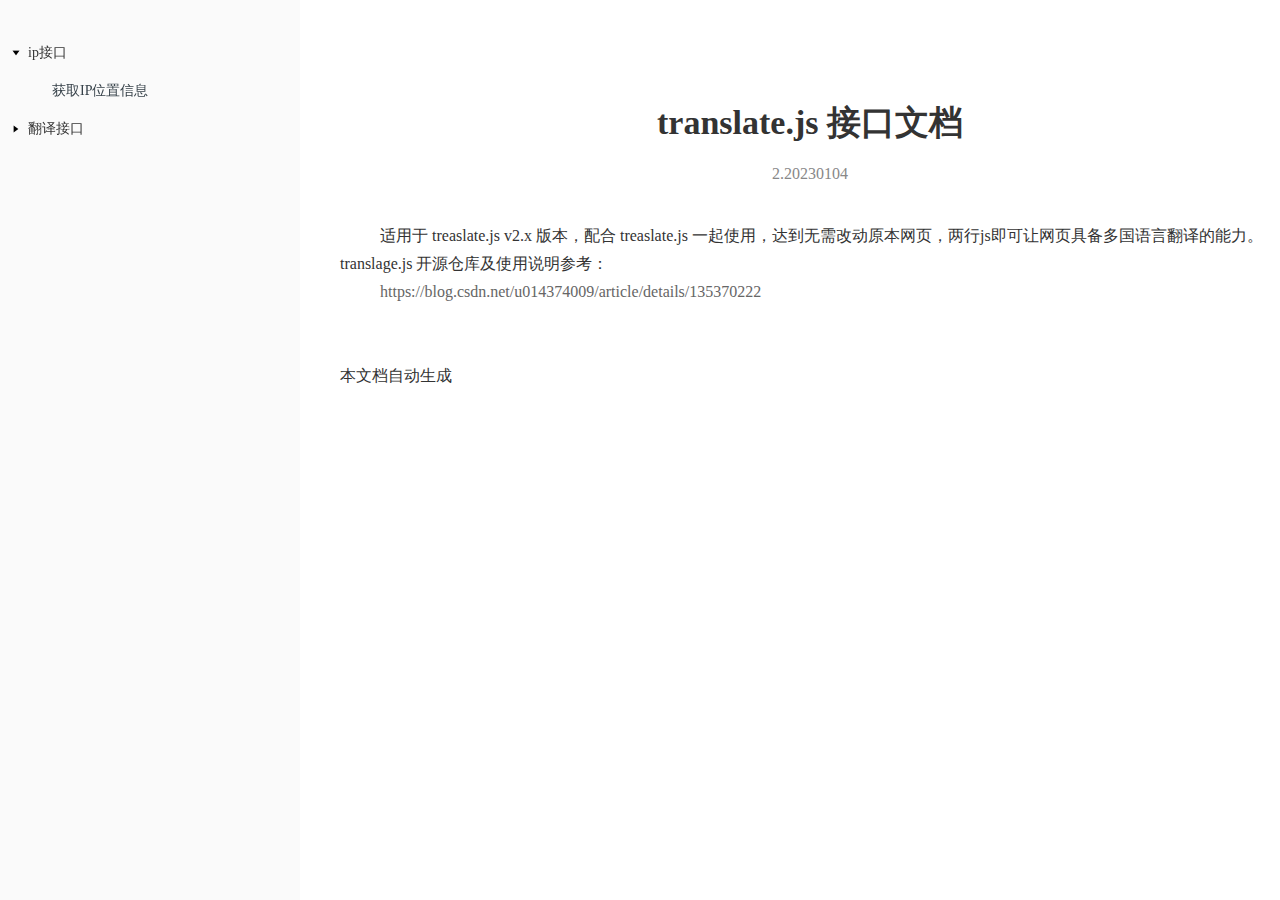
<file: src/main/webapp/doc/index.html>
<!DOCTYPE html>
<html lang="en">
<head>
	<meta charset="utf-8">
	<link rel="stylesheet" href="./style.css" />
	<script src="./wm.js"></script>
	<script src="./javadoc.js"></script>
</head>
<body>

	
<div class="bgbox">
	<div id="alllist"></div>
	<div class="ctn" style="margin: 0 0 50px 0;">
		<div class="index_name">translate.js 接口文档</div>
		<div class="index_version">2.20230104</div>
		<div class="index_welcome">适用于 treaslate.js v2.x 版本，配合 treaslate.js 一起使用，达到无需改动原本网页，两行js即可让网页具备多国语言翻译的能力。<br/>translage.js 开源仓库及使用说明参考： <a href="https://blog.csdn.net/u014374009/article/details/135370222" target="_black">https://blog.csdn.net/u014374009/article/details/135370222</a><br/><br/>本文档自动生成</div>
	</div>
</div>


</body>
</html>
</file>
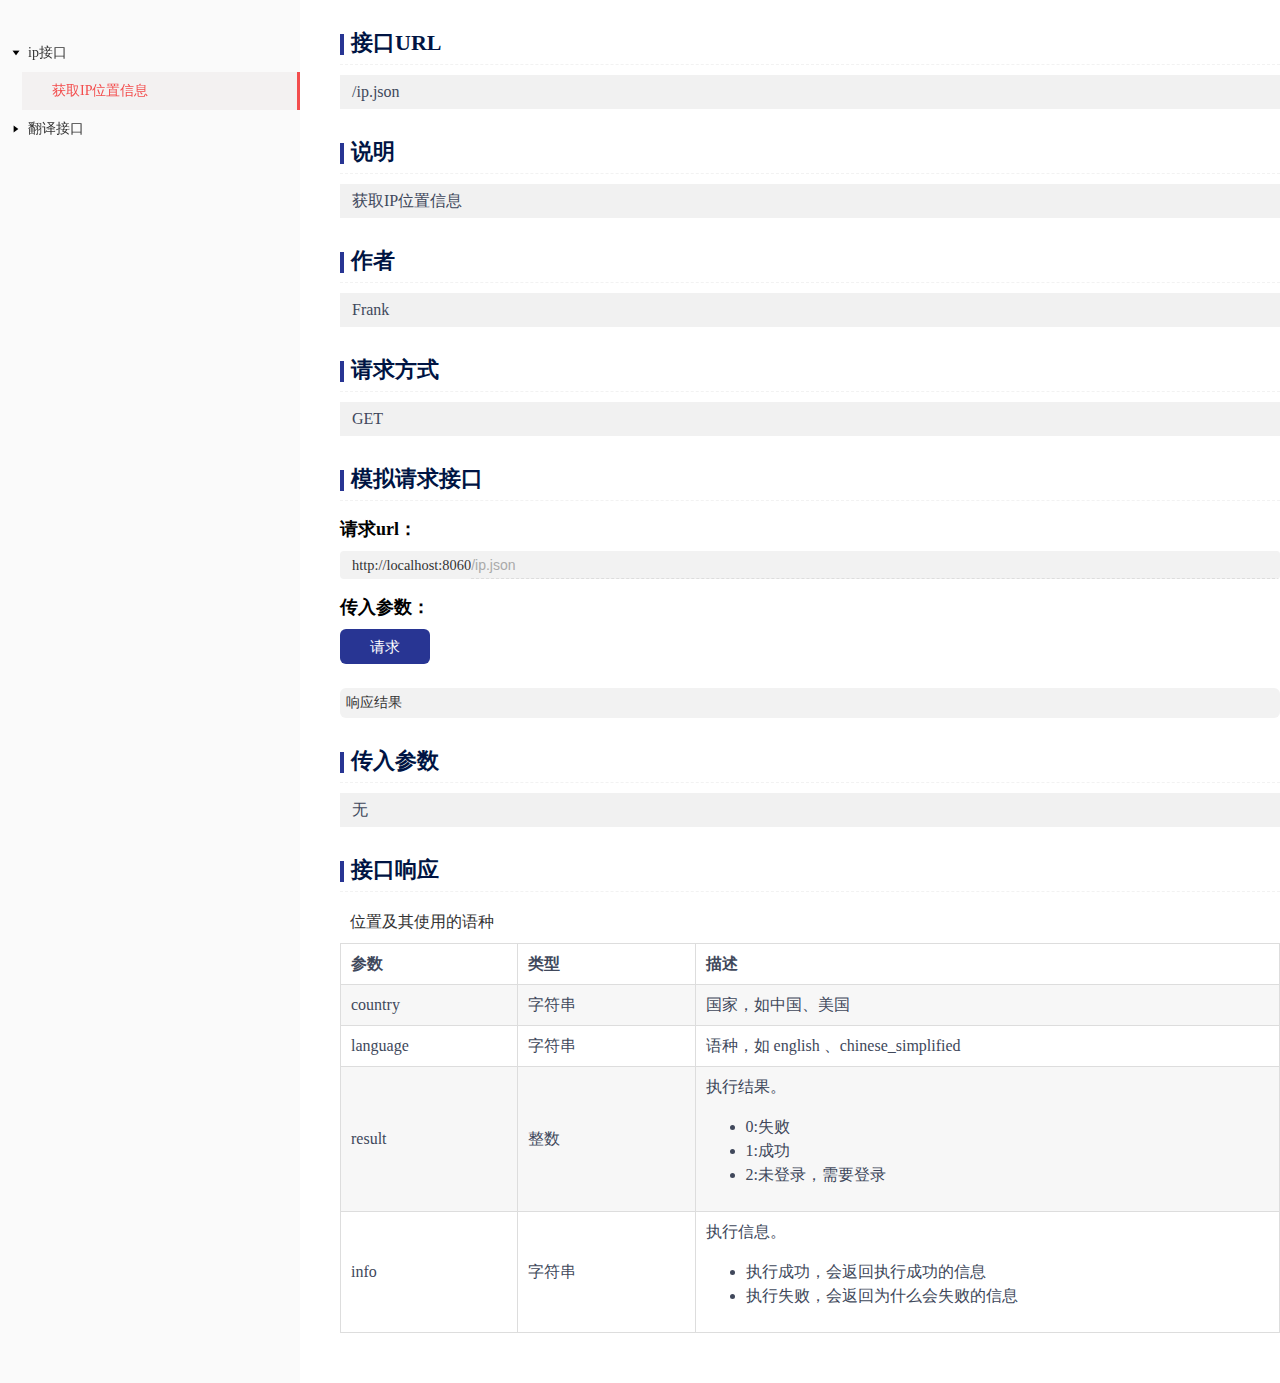
<file: src/main/webapp/doc/ip.json.html>
<!DOCTYPE html>
<html lang="en">
<head>
	<meta charset="utf-8">
	<title>/ip.json</title>
	<script>
	var requestParam = {};	//传入参数
	var responseReturn = {"list":[{"commentText":"国家，如中国、美国","name":"country","sub":null,"type":"字符串"},{"commentText":"语种，如 english 、chinese_simplified","name":"language","sub":null,"type":"字符串"},{"commentText":"执行结果。<ul><li>0:失败</li><li>1:成功</li><li>2:未登录，需要登录</li></ul>","name":"result","sub":null,"type":"整数"},{"commentText":"执行信息。<ul><li>执行成功，会返回执行成功的信息</li><li>执行失败，会返回为什么会失败的信息</li></ul>","name":"info","sub":null,"type":"字符串"}]};	//响应结果
	var isLogin = 'false';	//当前接口是否是登录相关的接口，需要进行设置token
	</script>
	<link rel="stylesheet" href="./style.css" />
	<script src="./wm.js"></script>
	<script src="./javadoc.js"></script>
</head>
<body>
<div class="bgbox">
	<div id="alllist"></div>
	<div class="ctn" style="margin: 0 0 50px 0;">
		<div class="title">接口URL</div>
		<div  class="content" id="api.url">/ip.json</div>

		<div class="title">说明</div>
		<div class="content" id="api.commentText">获取IP位置信息</div>

		<div class="title">作者</div>
		<div class="content" id="api.author">Frank</div>

		<div class="title">请求方式</div>
		<div class="content" id="api.method">GET</div>

		<div class="title">模拟请求接口</div>
		<!--<div class="content" id="mni"></div>-->

		<div class="simulation">模拟请求接口</div>
		
		<div class="simulation_box">
			<div class="simulation_title">请求url：</div>
			<div class="domainbox">
				<div id="domain" onclick="wm.javadoc.popupDomainInput();" style="font-size: 0.9rem; cursor: text; min-width:4rem; line-height: 1rem; height: 1rem;">请输入域名，格式如 http://localhost:8060/</div>
				<input type="text" id="demoApiUrl" style="padding-left: 0px;" />
			</div>
		</div>
		<form id="demoForm">

			<div class="simulation_box">
				<div class="simulation_title">传入参数：</div>
				<div id="demoRequestParams"></div>
			</div>
		</form>
		<div class="btnbox">
			<button class="btn" onclick="wm.javadoc.request();">请求</button>
		</div>
		<div class="result">
			<pre id="demoResponseResult">响应结果</pre>
		</div>

		<div class="title">传入参数</div>
		<div class="content chuancan" id="api.params"></div>

		<div class="title">接口响应</div>
		<div style="padding:10px;">位置及其使用的语种</div>
		<div class="content chuancan" id="responseTable"></div>

	</div>
</div>


</body>
</html>
</file>
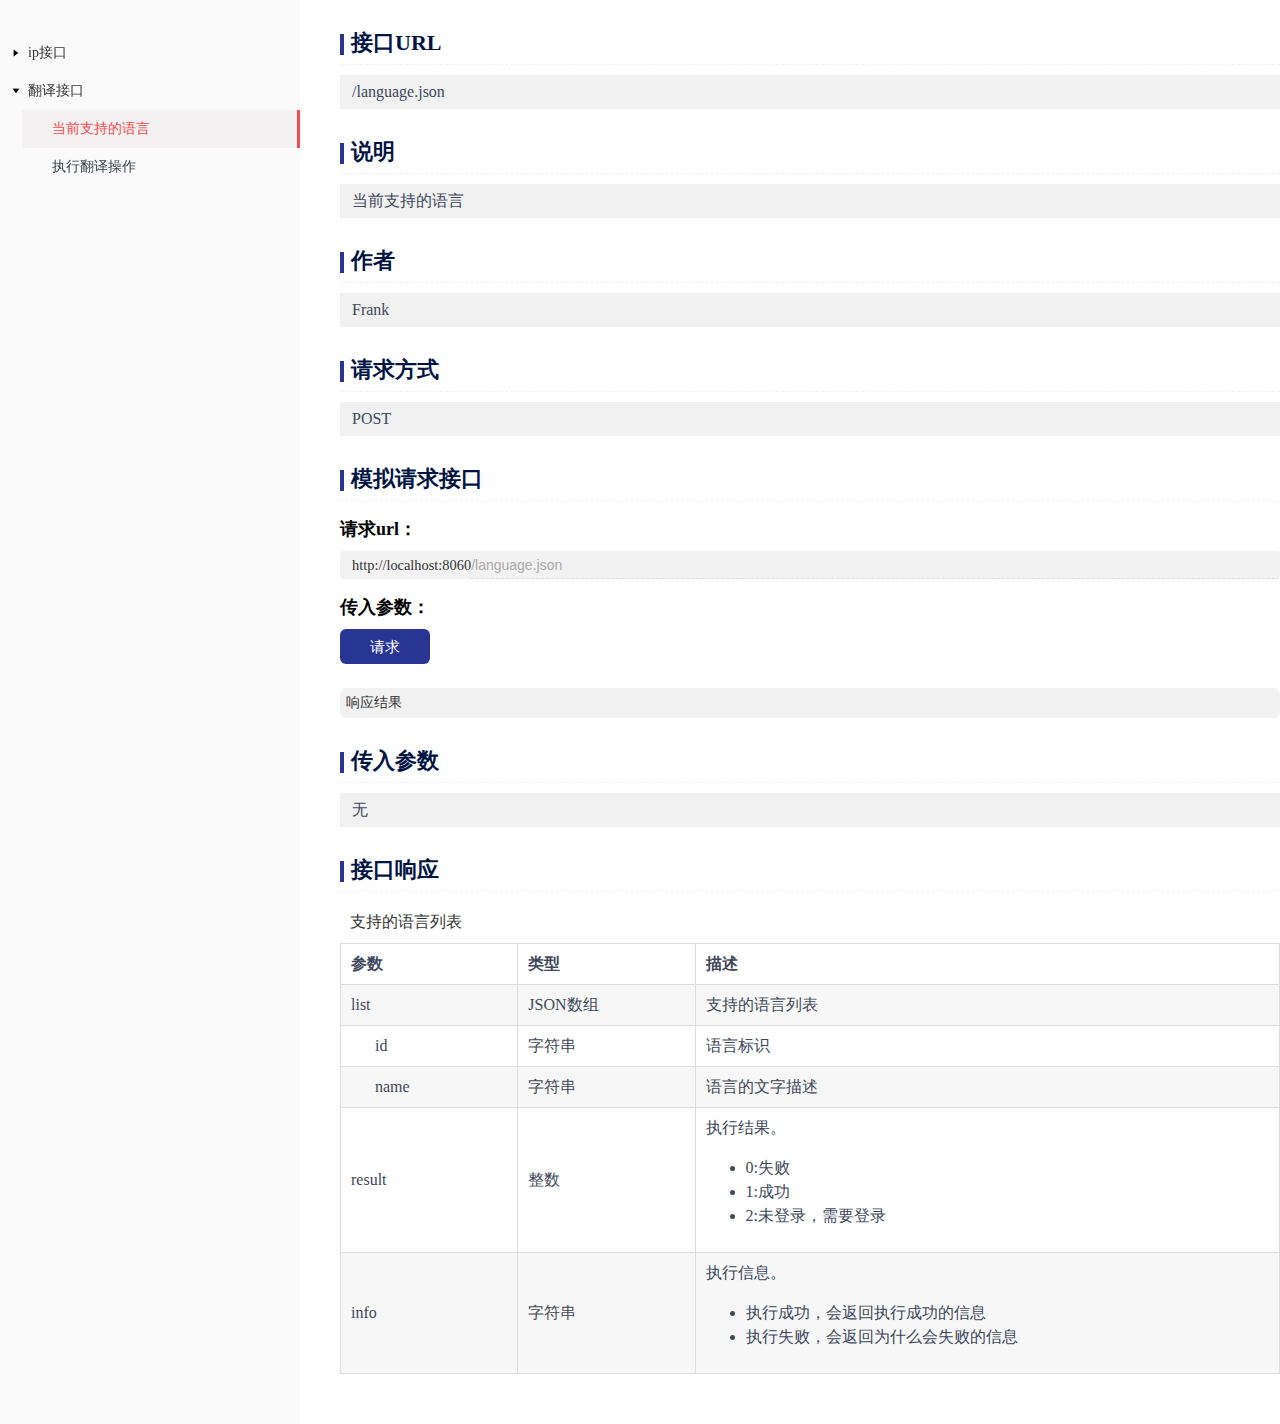
<file: src/main/webapp/doc/language.json.html>
<!DOCTYPE html>
<html lang="en">
<head>
	<meta charset="utf-8">
	<title>/language.json</title>
	<script>
	var requestParam = {};	//传入参数
	var responseReturn = {"list":[{"commentText":"支持的语言列表","name":"list","sub":{"list":[{"commentText":"语言标识","name":"id","sub":null,"type":"字符串"},{"commentText":"语言的文字描述","name":"name","sub":null,"type":"字符串"}]},"type":"JSON数组"},{"commentText":"执行结果。<ul><li>0:失败</li><li>1:成功</li><li>2:未登录，需要登录</li></ul>","name":"result","sub":null,"type":"整数"},{"commentText":"执行信息。<ul><li>执行成功，会返回执行成功的信息</li><li>执行失败，会返回为什么会失败的信息</li></ul>","name":"info","sub":null,"type":"字符串"}]};	//响应结果
	var isLogin = 'false';	//当前接口是否是登录相关的接口，需要进行设置token
	</script>
	<link rel="stylesheet" href="./style.css" />
	<script src="./wm.js"></script>
	<script src="./javadoc.js"></script>
</head>
<body>
<div class="bgbox">
	<div id="alllist"></div>
	<div class="ctn" style="margin: 0 0 50px 0;">
		<div class="title">接口URL</div>
		<div  class="content" id="api.url">/language.json</div>

		<div class="title">说明</div>
		<div class="content" id="api.commentText">当前支持的语言</div>

		<div class="title">作者</div>
		<div class="content" id="api.author">Frank</div>

		<div class="title">请求方式</div>
		<div class="content" id="api.method">POST</div>

		<div class="title">模拟请求接口</div>
		<!--<div class="content" id="mni"></div>-->

		<div class="simulation">模拟请求接口</div>
		
		<div class="simulation_box">
			<div class="simulation_title">请求url：</div>
			<div class="domainbox">
				<div id="domain" onclick="wm.javadoc.popupDomainInput();" style="font-size: 0.9rem; cursor: text; min-width:4rem; line-height: 1rem; height: 1rem;">请输入域名，格式如 http://localhost:8060/</div>
				<input type="text" id="demoApiUrl" style="padding-left: 0px;" />
			</div>
		</div>
		<form id="demoForm">

			<div class="simulation_box">
				<div class="simulation_title">传入参数：</div>
				<div id="demoRequestParams"></div>
			</div>
		</form>
		<div class="btnbox">
			<button class="btn" onclick="wm.javadoc.request();">请求</button>
		</div>
		<div class="result">
			<pre id="demoResponseResult">响应结果</pre>
		</div>

		<div class="title">传入参数</div>
		<div class="content chuancan" id="api.params"></div>

		<div class="title">接口响应</div>
		<div style="padding:10px;">支持的语言列表</div>
		<div class="content chuancan" id="responseTable"></div>

	</div>
</div>


</body>
</html>
</file>
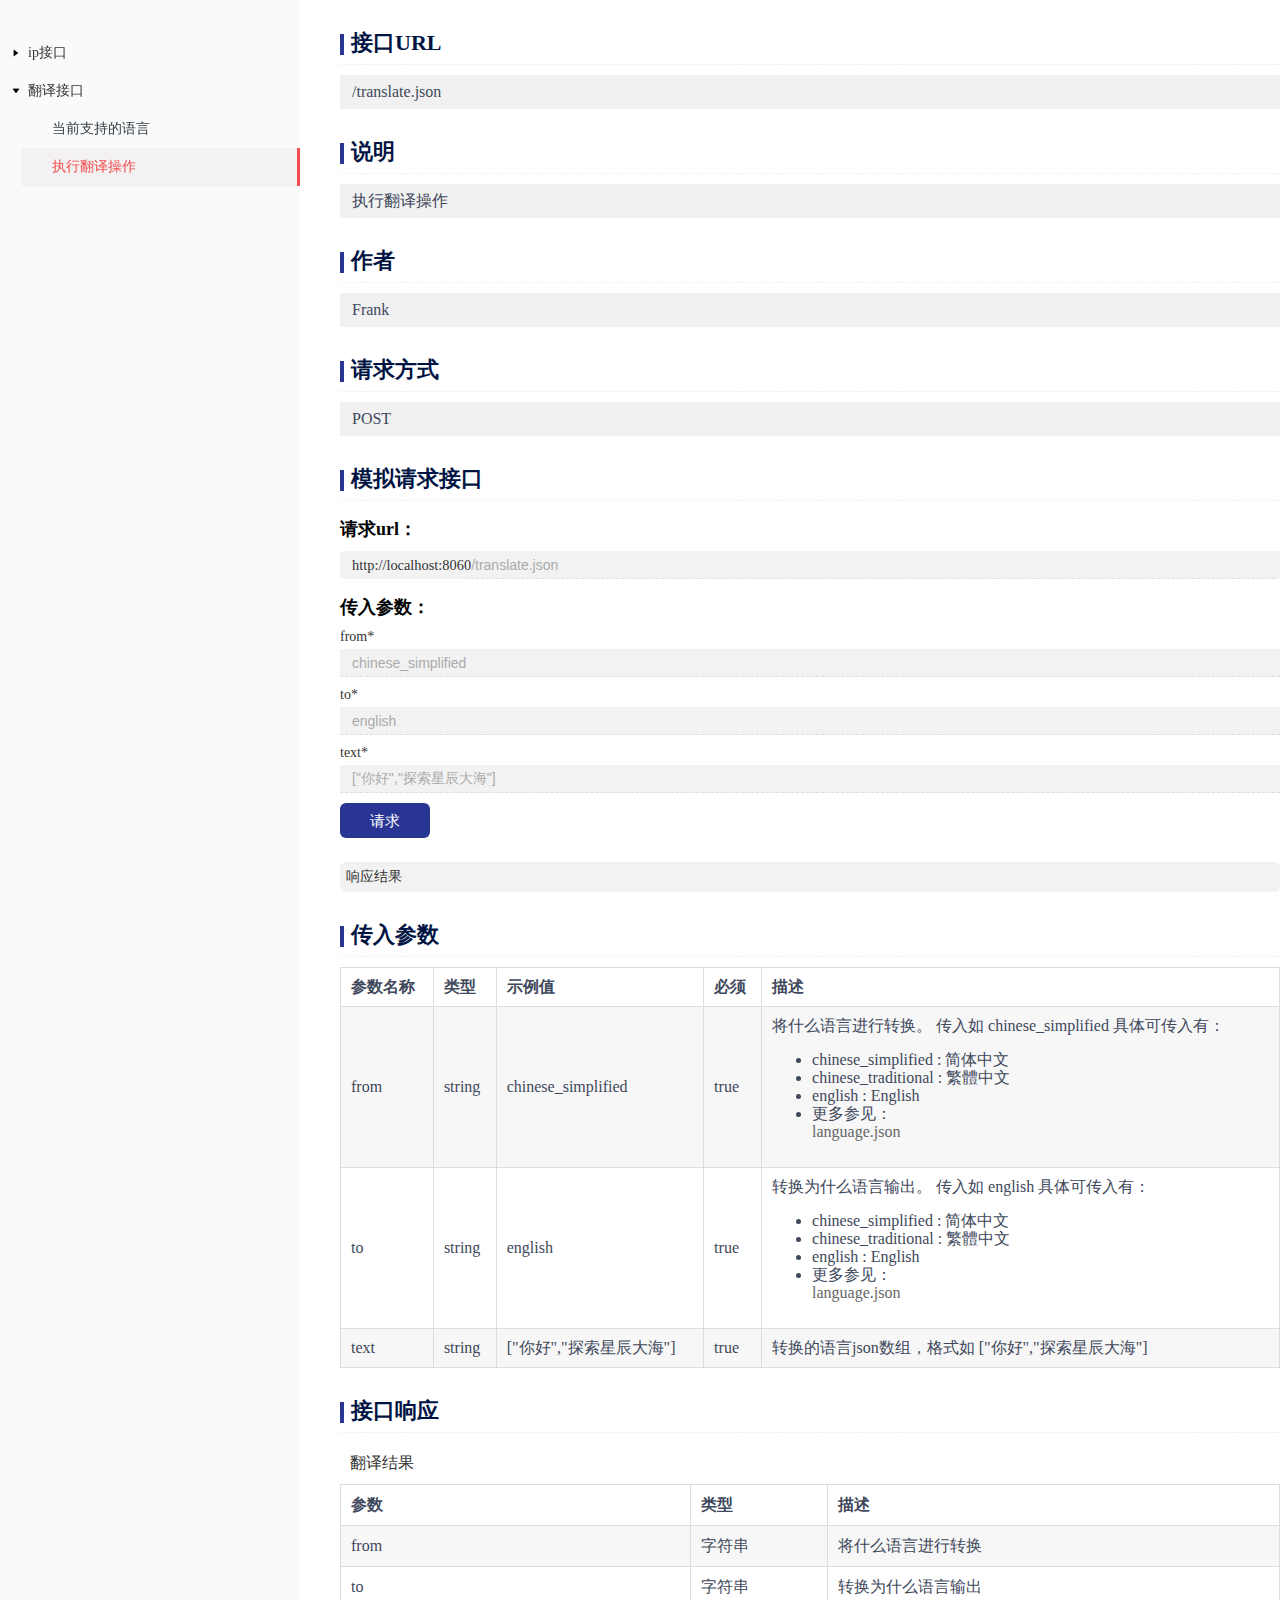
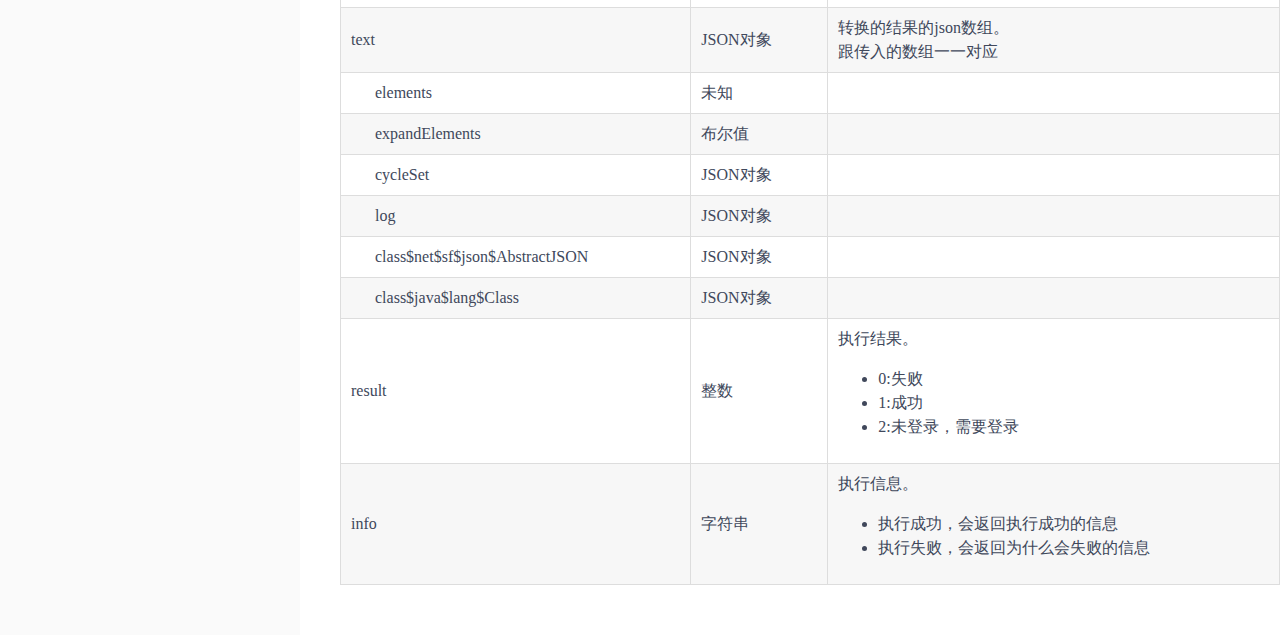
<file: src/main/webapp/doc/translate.json.html>
<!DOCTYPE html>
<html lang="en">
<head>
	<meta charset="utf-8">
	<title>/translate.json</title>
	<script>
	var requestParam = {"from":{"commentText":"将什么语言进行转换。 传入如 chinese_simplified 具体可传入有：     <ul>      <li>chinese_simplified : 简体中文</li>      <li>chinese_traditional : 繁體中文</li>      <li>english : English</li>      <li>更多参见：<a href=\"language.json.html\" target=\"_black\">language.json</a></li>     </ul>","defaultValue":"chinese_simplified","name":"from","required":true,"type":"string"},"to":{"commentText":"转换为什么语言输出。 传入如 english 具体可传入有：     <ul>      <li>chinese_simplified : 简体中文</li>      <li>chinese_traditional : 繁體中文</li>      <li>english : English</li>      <li>更多参见：<a href=\"language.json.html\" target=\"_black\">language.json</a></li>     </ul>","defaultValue":"english","name":"to","required":true,"type":"string"},"text":{"commentText":"转换的语言json数组，格式如 [\"你好\",\"探索星辰大海\"]  <example=[&quot;你好&quot;,&quot;探索星辰大海&quot;]>","defaultValue":"[&quot;你好&quot;,&quot;探索星辰大海&quot;]","name":"text","required":true,"type":"string"}};	//传入参数
	var responseReturn = {"list":[{"commentText":"将什么语言进行转换","name":"from","sub":null,"type":"字符串"},{"commentText":"转换为什么语言输出","name":"to","sub":null,"type":"字符串"},{"commentText":"转换的结果的json数组。<br/>跟传入的数组一一对应","name":"text","sub":{"list":[{"commentText":"","name":"elements","sub":null,"type":"未知"},{"commentText":"","name":"expandElements","sub":null,"type":"布尔值"},{"commentText":"","name":"cycleSet","sub":{"list":[]},"type":"JSON对象"},{"commentText":"","name":"log","sub":{"list":[]},"type":"JSON对象"},{"commentText":"","name":"class$net$sf$json$AbstractJSON","sub":{"list":[]},"type":"JSON对象"},{"commentText":"","name":"class$java$lang$Class","sub":{"list":[]},"type":"JSON对象"}]},"type":"JSON对象"},{"commentText":"执行结果。<ul><li>0:失败</li><li>1:成功</li><li>2:未登录，需要登录</li></ul>","name":"result","sub":null,"type":"整数"},{"commentText":"执行信息。<ul><li>执行成功，会返回执行成功的信息</li><li>执行失败，会返回为什么会失败的信息</li></ul>","name":"info","sub":null,"type":"字符串"}]};	//响应结果
	var isLogin = 'false';	//当前接口是否是登录相关的接口，需要进行设置token
	</script>
	<link rel="stylesheet" href="./style.css" />
	<script src="./wm.js"></script>
	<script src="./javadoc.js"></script>
</head>
<body>
<div class="bgbox">
	<div id="alllist"></div>
	<div class="ctn" style="margin: 0 0 50px 0;">
		<div class="title">接口URL</div>
		<div  class="content" id="api.url">/translate.json</div>

		<div class="title">说明</div>
		<div class="content" id="api.commentText">执行翻译操作</div>

		<div class="title">作者</div>
		<div class="content" id="api.author">Frank</div>

		<div class="title">请求方式</div>
		<div class="content" id="api.method">POST</div>

		<div class="title">模拟请求接口</div>
		<!--<div class="content" id="mni"></div>-->

		<div class="simulation">模拟请求接口</div>
		
		<div class="simulation_box">
			<div class="simulation_title">请求url：</div>
			<div class="domainbox">
				<div id="domain" onclick="wm.javadoc.popupDomainInput();" style="font-size: 0.9rem; cursor: text; min-width:4rem; line-height: 1rem; height: 1rem;">请输入域名，格式如 http://localhost:8060/</div>
				<input type="text" id="demoApiUrl" style="padding-left: 0px;" />
			</div>
		</div>
		<form id="demoForm">

			<div class="simulation_box">
				<div class="simulation_title">传入参数：</div>
				<div id="demoRequestParams"></div>
			</div>
		</form>
		<div class="btnbox">
			<button class="btn" onclick="wm.javadoc.request();">请求</button>
		</div>
		<div class="result">
			<pre id="demoResponseResult">响应结果</pre>
		</div>

		<div class="title">传入参数</div>
		<div class="content chuancan" id="api.params"></div>

		<div class="title">接口响应</div>
		<div style="padding:10px;">翻译结果</div>
		<div class="content chuancan" id="responseTable"></div>

	</div>
</div>


</body>
</html>
</file>
<file: src/main/webapp/doc/style.css>
/* htmldoc css */
body,html{
	margin: 0;
	padding: 0;
	color: #333;
	background-color: #fff;
/*	background-color: #fafafa;*/
}
a{
	text-decoration: none;
	color: #666;
	display: block;
}

.ctn{
	width: 940px;
/*	width: 1000px;*/
	margin: 0 auto;
/*
	margin: 50px 0px 50px 200px;
	margin-left: calc(50% - 730px);
*/
}
.type{
	width: 30px;
}
.required{
	width: 20px;
}
.name{
	width: 40px;
}
.defaultValue{
	width: 50px;
}
.tils{
	font-size: 22px;
	margin: 28px 0 10px;
	color: #001443;
	font-weight: 600;
	padding-left: 11px;
	display: flex;
	align-content: center;
	align-items: center;
	position: relative;
	border-bottom: 1px #f2f2f2 dashed;
	padding-bottom: 6px;
}


.tils::after{
	content: '';
	background-color: #283593;
	height: 60%;
	display: block;
	width: 4px;
	position: absolute;
	left: 0;
	top: 16%;
}
.title{
	font-size: 22px;
	margin: 28px 0 10px;
	color: #001443;
	font-weight: 600;
	padding-left: 11px;
	display: flex;
	align-content: center;
	align-items: center;
	position: relative;
	border-bottom: 1px #f2f2f2 dashed;
	padding-bottom: 6px;
}


.title::after{
	content: '';
	background-color: #283593;
	height: 60%;
	display: block;
	width: 4px;
	position: absolute;
	left: 0;
	top: 16%;
}


.ctm div:nth-child(8){
	display: inline-block;
    border-radius: 6px;
    color: #fff;
    background-color: #03a9f4;
    padding: 5px 12px;
	margin-left: 12px;
}


.txast{
	font-size: 16px;
	line-height: 18px;
	color: #40485b;
	background-color: #f1f1f1;
	padding: 8px 12px;
}
.content{
	font-size: 16px;
	line-height: 18px;
	color: #40485b;
	background-color: #f1f1f1;
	padding: 8px 12px;
}


thead{
	background-color: #fff;
}


.chuancan{
	padding: 0;
}


.wenben{
	padding: 8px 12px;
}






.chuancan table{
	width: 100%;
	text-align: left;
	border-color: #ddd;
}


.chuancan tbody th{
	font-weight: 500;
	min-width: 60px;
}


.chuancan tbody tr:nth-child(2n-1){
	background-color: #f7f7f7;
}


.chuancan tbody tr:nth-child(2n){
	background-color: #fff;
}


.zifuc{
	background-color: #f5f5f5;
	padding: 10px;
}


.atabl{
	width: 100%;
}


#responseTable tr,#responseTable th,#responseTable td{
	padding: 8px 10px;
	min-width: 80px;
	line-height: 24px;
}














.bgbox{
		width: 1280px;
		margin: 0 auto;
		display: flex;
		justify-content: space-between;
		background-color: #fff;
	min-height: 100vh;
	}
	#alllist{
		flex: 0 0 auto;
		width: 300px;
		padding-top: 34px;
		background-color: #fafafa;
/*		margin-left: 20px;*/
	}
	.float-right{float: right;}
	.fa{font-size: .8em;line-height: 22px !important;}
	dropdown{display: block;margin: 0 0 4px 0;width: 240px;}
	dropdown label, dropdown ul li{display: block;width: 240px;background: #ECF0F1;padding: 15px 20px;}
	dropdown label:hover, dropdown ul li:hover{background: #002376;color: white;cursor: pointer;}
	dropdown label{color: #002376;border-left: 4px solid #002376;border-radius: 0 0px 0 0; position: relative;z-index: 2;}
	dropdown input{display: none;}
	dropdown input ~ ul{position: relative;visibility: hidden;opacity: 0;top: -20px;z-index: 1;height: 0;overflow: hidden;}
/*	dropdown input:checked + label{background: #002376;color: white;}*/
	dropdown input:checked + label{background: #ECF0F1;color: #002376;}
	dropdown input:checked ~ ul{visibility: visible;opacity: 1;top: 0;height: auto;padding-left: 0;}

	.animate{
		-webkit-transition: all .3s;
		-moz-transition: all .3s;
		-ms-transition: all .3s;
		-ms-transition: all .3s;
		transition: all .3s;  
		backface-visibility:hidden;
		-webkit-backface-visibility:hidden; /* Chrome and Safari */
		-moz-backface-visibility:hidden; /* Firefox */
		-ms-backface-visibility:hidden; /* Internet Explorer */
		border-bottom: 1px #006c62 dotted;
		margin: 0 0 ;
		box-sizing: border-box;
	}
	.animate span{
		overflow: hidden;
		text-overflow: ellipsis;
		display: -webkit-box;
		-webkit-line-clamp: 1;
		-webkit-box-orient: vertical;
	}
button{
		border: none;
		background-color: #fff;
		cursor: pointer;
	}
	.xtil{
		text-align: center;
		display: flex;
		height: 30px;
		font-size: 15px;
		line-height: 15px;
		justify-content: center;
		align-content: center;
		align-items: center;
		cursor: pointer;
		position: absolute;
		left: -10%;
		top: 0;
		width: 120%;
		z-index: 10000;
		background-color: #002376;
		color: #fff;
	}
	.simulation{
		text-align: center;
		display: flex;
		height: 30px;
		font-size: 15px;
		line-height: 15px;
		justify-content: center;
		align-content: center;
		align-items: center;
		cursor: pointer;
		position: absolute;
		left: -10%;
		top: 0;
		width: 120%;
		z-index: 10000;
		background-color: #002376;
		color: #fff;
	}
	#demo{
		position: fixed;
		right: 30px;
/*		left: calc(50% + 300px);*/
		right: calc(50% - 500px);
/*		top: 85px;*/
		top: 25px;
		box-sizing: border-box;
		border-radius: 8px;
		box-shadow: 1px 0px 9px 0px #dbdbdb;
		z-index: 100;
		background-color: #fff;
		overflow: hidden;
		width: 120px;
		height: 30px;
		padding: 0;
		transition: all 0.3s;
	}
	#demo:hover{
		padding: 0 20px 20px;
		height: 30px;
/*		overflow: auto;*/
		height: 800px;
		width: 380px;
	}
	#demo:hover .xtil{
		display: none;
	}
	#demo:hover .simulation{
		display: none;
	}
	.btbox{
		padding: 10px 0;
/*		text-align: center;*/
	}
	.btnbox{
		padding: 10px 0;
/*		text-align: center;*/
	}
	
	.btntj{
		padding: 10px 30px;
		background-color: #283593;
		color: #fff;
		font-size: 15px;
		line-height: 15px;
		border-radius: 6px;
	}
	.btn{
		padding: 10px 30px;
		background-color: #283593;
		color: #fff;
		font-size: 15px;
		line-height: 15px;
		border-radius: 6px;
	}
	.sztinp{
		display: flex;
		align-content: center;
		align-items: center;
		margin: 10px 0 0 0;
		background-color: #f2f2f2;
		border-radius: 4px;
		overflow: hidden;
		box-sizing: border-box;
		padding-left: 12px;
	}
	.domainbox{
		display: flex;
		align-content: center;
		align-items: center;
		margin: 10px 0 0 0;
		background-color: #f2f2f2;
		border-radius: 4px;
		overflow: hidden;
		box-sizing: border-box;
		padding-left: 12px;
	}
	.btnsz,.btnym{
		display: flex;
		width: 60px;
		height: 28px;
		justify-content: center;
		align-content: center;
		align-items: center;
		background-color: #03a9f4;
		font-size: 14px;
		line-height: 14px;
		color: #fff;
	}
	.sztil{
		font-size: 18px;
		color: #000;
		font-weight: 600;
		margin-top: 16px;
	}
	.simulation_title{
		font-size: 18px;
		color: #000;
		font-weight: 600;
		margin-top: 16px;
	}
	
	.szbox input{
		flex: 1;
		display: flex;
		border: 0;
		margin: 0;
		padding: 6px;
		background-color: #f2f2f2;
		border-bottom: 1px dashed #ddd;
		color: #aaa;
		transition: all 0.2s;
		box-sizing: border-box;
		height: 28px;
		font-size: 14px;
		line-height: 14px;
		width: 100%;
	}
	#demoForm .szbox input{
		margin-top: 4px;
		padding-left: 12px;
	}
	.simulation_box input{
		flex: 1;
		display: flex;
		border: 0;
		margin: 0;
		padding: 6px;
		background-color: #f2f2f2;
		border-bottom: 1px dashed #ddd;
		color: #aaa;
		transition: all 0.2s;
		box-sizing: border-box;
		height: 28px;
		font-size: 14px;
		line-height: 14px;
		width: 100%;
	}
	#demoForm .simulation_box input{
		margin-top: 4px;
		padding-left: 12px;
	}
	input:focus-visible {
		outline: none;
		border-bottom: 1px solid #ddd;
		color: #000;
	}
	.csli{
		display: flex;
		flex-wrap: wrap;
	}
	.csli .csbox{
		width: 100%;
		margin-top: 10px;
		font-size: 14px;
		color: #333;
	}
	pre#demoResponseResult{
		width: 100%;
		white-space: normal;
		overflow-y: auto;
		background-color: #f2f2f2;
		padding: 6px;
		border-radius: 6px;
		font-size: 14px;
		font-weight: 500;
		-webkit-user-modify: read-write-plaintext-only;
		box-sizing: border-box;
	}
	.xtil,#demo{
		display: none!important;
		height: 0!important;
		width: 0!important;
		overflow: hidden!important;
	}
	.simulation,#demo{
		display: none!important;
		height: 0!important;
		width: 0!important;
		overflow: hidden!important;
	}
	.ctm div:nth-child(8){
		display: block;
		border-radius: 0;
		color: #fff;
		background-color: #fff;
		padding: 0;
		margin-left: 0;
	}
	.ctm>div:nth-child(8){
		display: inline-block;
		border-radius: 6px;
		color: #fff;
		background-color: #03a9f4;
		padding: 5px 12px;
		margin-left: 12px;
	}
.simulation{
	display: none!important;
}









/*左侧菜单*/

.ate{
	-webkit-transition: all .2s;
	-moz-transition: all .2s;
	-ms-transition: all .2s;
	-ms-transition: all .2s;
	transition: all .2s;  
	backface-visibility:hidden;
	-webkit-backface-visibility:hidden; /* Chrome and Safari */
	-moz-backface-visibility:hidden; /* Firefox */
	-ms-backface-visibility:hidden; /* Internet Explorer */
	box-sizing: border-box;
}
.listlit{
	padding-left: 30px;
	margin-left: 10px;
	padding-right: 10px;
	display: flex;
	align-content: center;
	align-items: center;
}
.listlit a{
	overflow: hidden;
	text-overflow: ellipsis;
	display: -webkit-box;
	-webkit-box-orient: vertical;
	-webkit-line-clamp: 1;
	flex: 1;
	font-size: 14px;
	height: 38px;
	line-height: 38px;
	color: #364149;
}
.listutil{
/*	padding-left: 10px;*/
	display: flex;
	align-content: center;
	align-items: center;
}
.listutil>img{
	margin-right: 10px;
}
.listlit>img{
	margin-right: 10px;
}

.olkod,.listlit:hover{
	background-color: #f3f1f1;
	padding: 0 10px 0 30px;
	border-right: 3px solid #f34d4d;
/*
	border-right: 2px solid #283593;
	border-left: 2px solid #283593;
*/
}
.olkod a,.listlit:hover a{
	color: #f34d4d!important;
}

.polpo{
	font-size: 14px;
	color: #333;
	margin-left: 8px;
}


/*首页*/
.index_name{
	text-align: center;
	font-size: 34px;
	font-weight: 600;
	color: #333;
	margin: 100px 0 20px;
}
.index_version{
	text-align: center;
	margin-bottom: 40px;
	font-size: 16px;
	line-height: 16px;
	color: #888;
}
.index_welcome{
	font-size: 16px;
	text-indent: 40px;
	line-height: 28px;
	color: #333;
}

.imgss{
	transform:rotate(90deg);
	-ms-transform:rotate(90deg); 	/* IE 9 */
	-moz-transform:rotate(90deg); 	/* Firefox */
	-webkit-transform:rotate(90deg); /* Safari 和 Chrome */
	-o-transform:rotate(90deg); 	/* Opera */
}

#alllist>table{
	margin: 0 0 0 auto;
}
.lkod{
	display: flex;
	justify-content: center;
	align-content: center;
	align-items: center;
}
</file>
